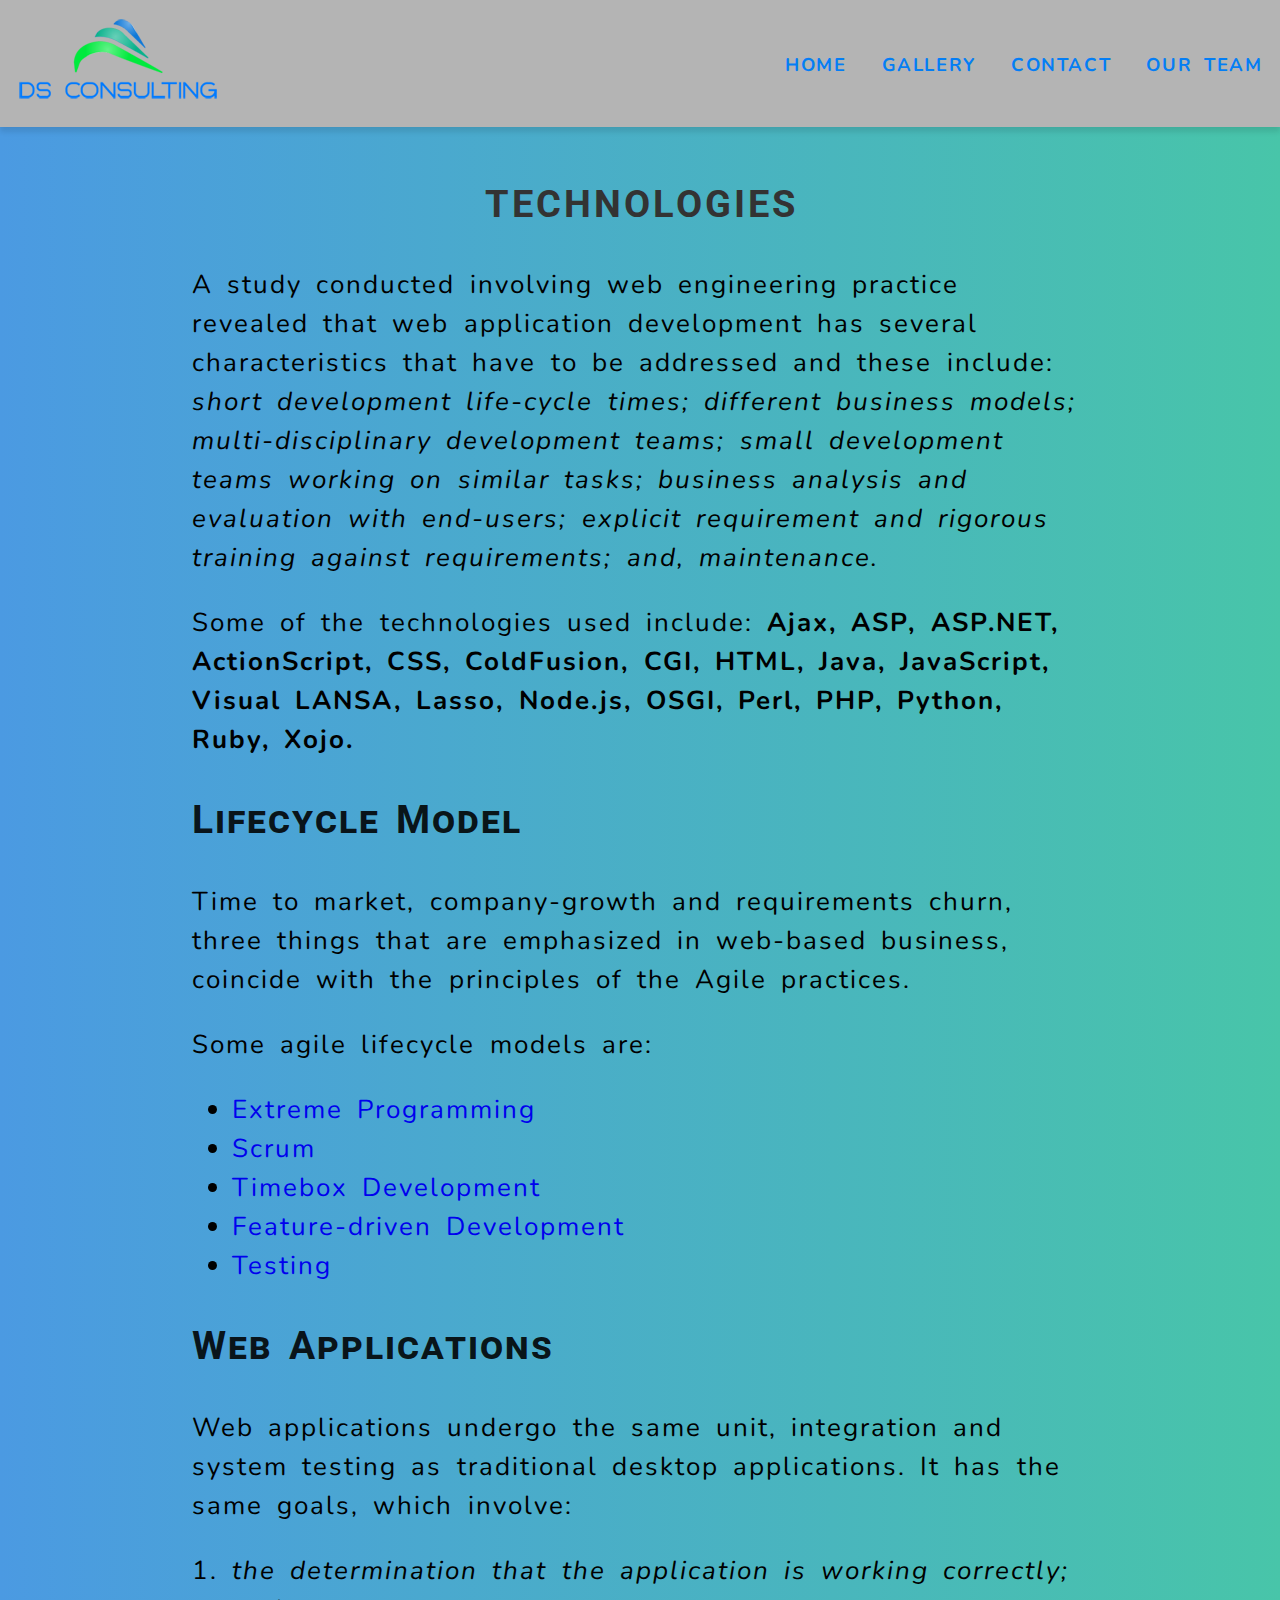
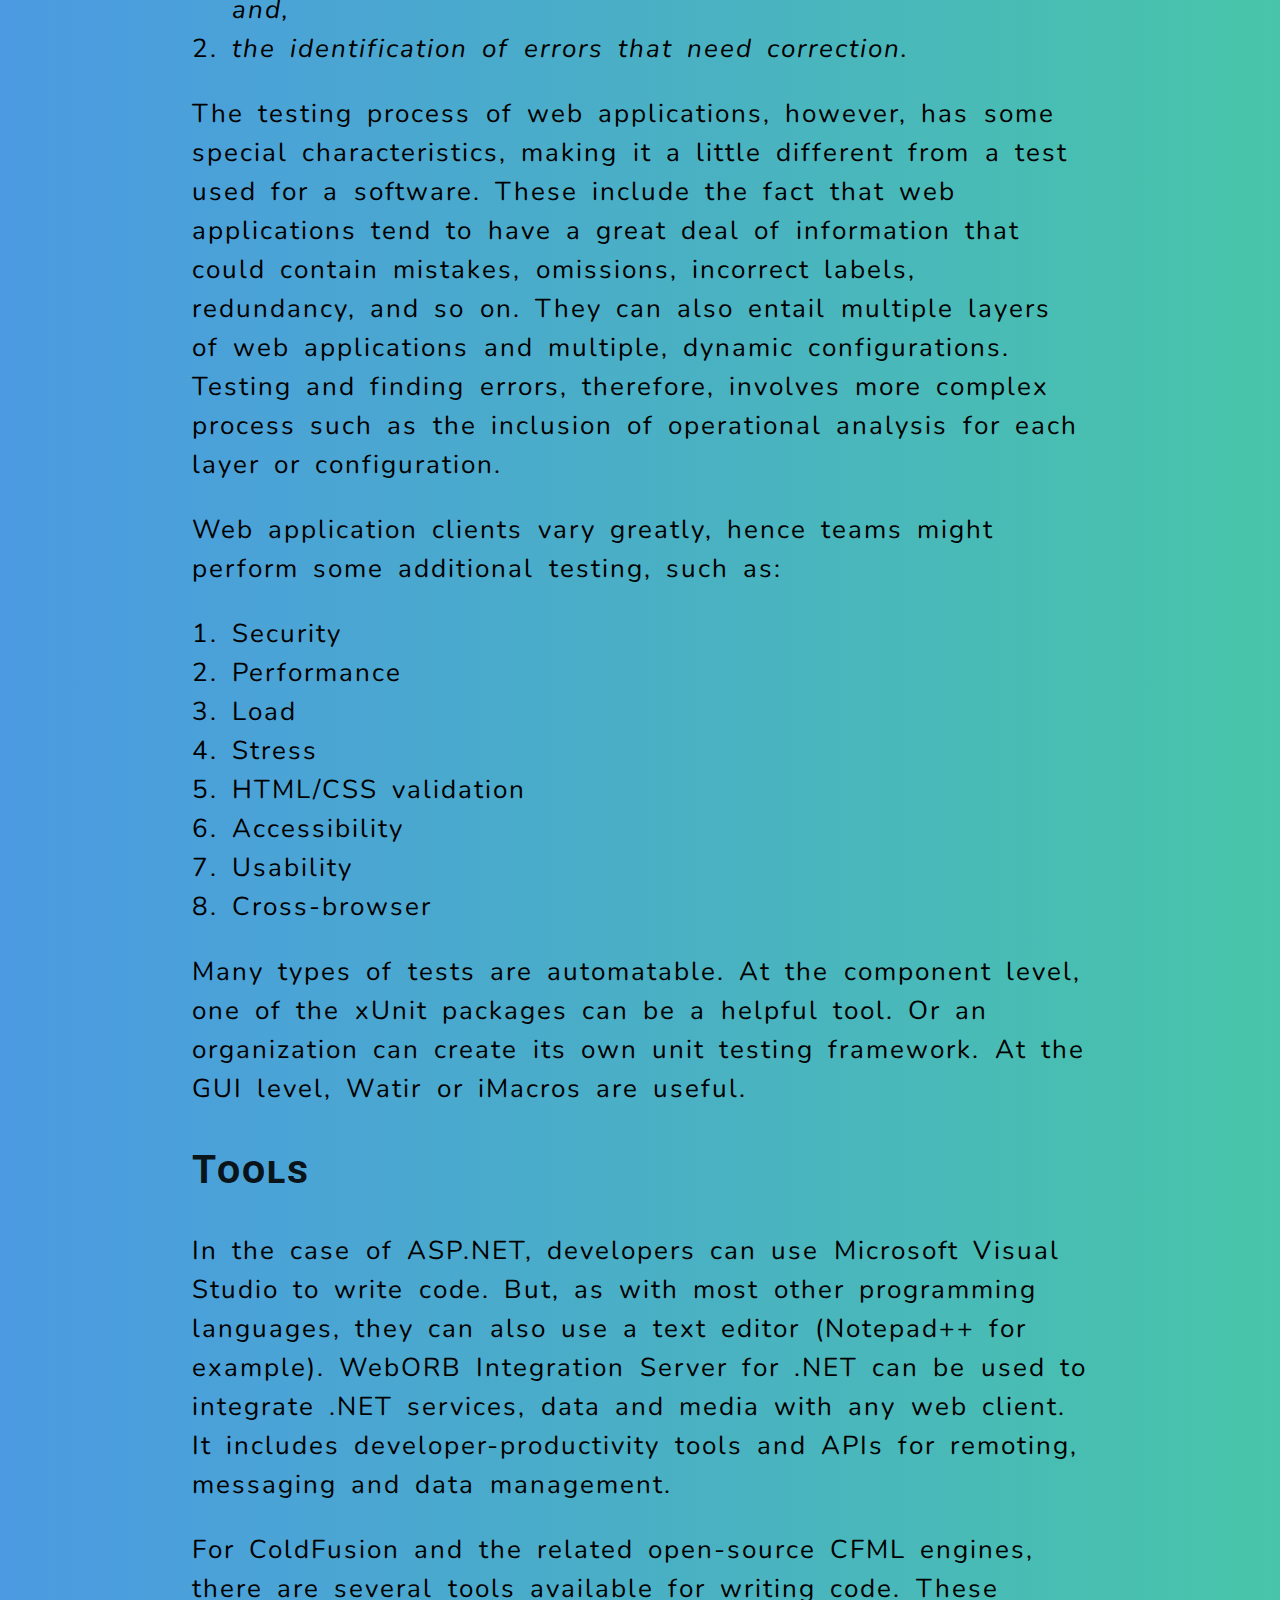
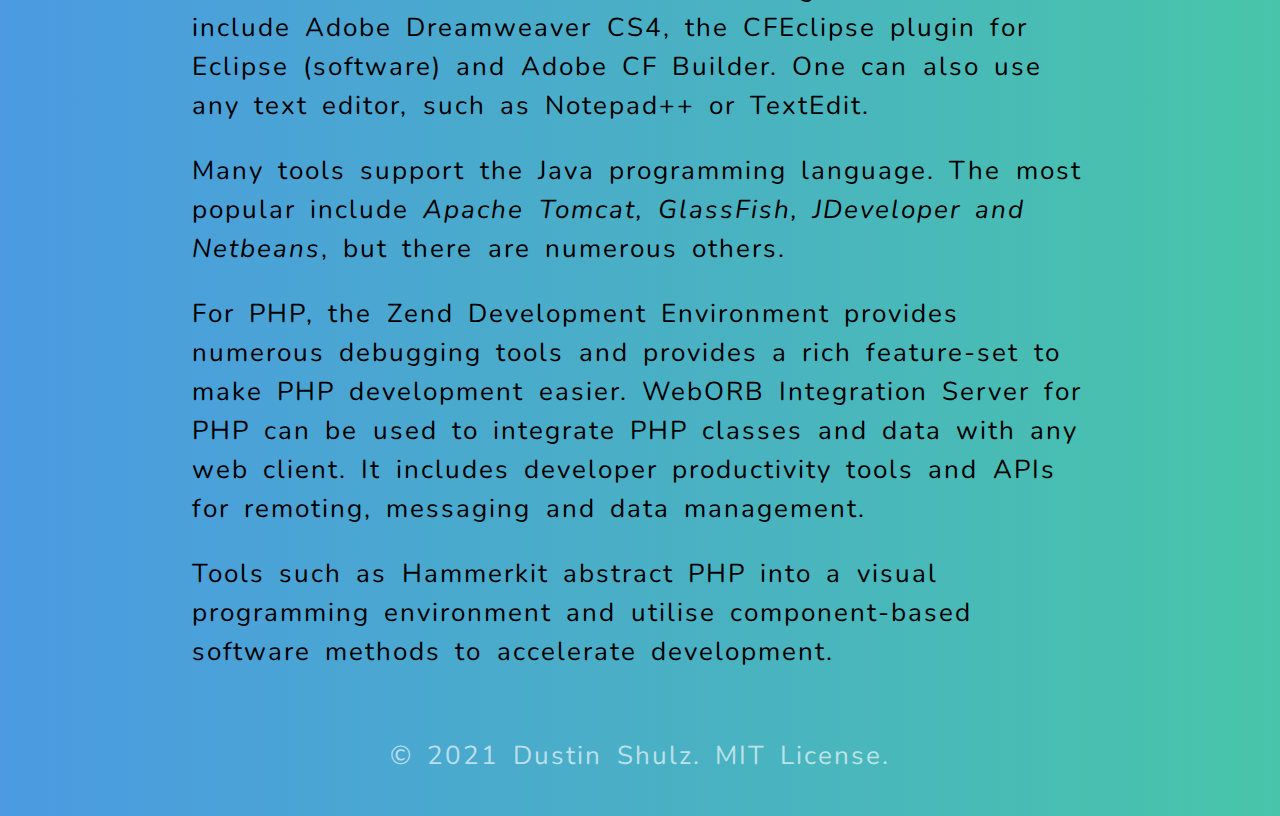
<file: index.html>
<!DOCTYPE html>
<html lang="en">
<head>
  <meta charset="UTF-8">
  <meta name="viewport" content="width=device-width, initial-scale=1.0">
  <link rel="preconnect" href="https://fonts.gstatic.com">
  <link rel="stylesheet" href="css/styles.css">
  <link href="css/all.css" rel="stylesheet">
  <title>DS Consulting - Integrity Personified.</title>
</head>
<body>
  <header>
    <nav>
      <ul class="fixednav">
        <li class="leftnav"><a href="index.html"><img src="images/ds_consulting.png" class="img-navbar-logo" alt="Navbar logo of DS Consulting" height="94" width="200"></a></li>
        <li class="rightnav"><a href="index.html">Home</a></li>
        <li class="rightnav"><a href="photo_gallery.html">Gallery</a></li>
        <li class="rightnav"><a href="contact.html">Contact</a></li>
        <li class="rightnav"><a href="our_team.html">Our Team</a></li>
      </ul>  
    </nav>
  </header>

  <main>
    <h1 class="heading">Technologies</h1>
    <p>A study conducted involving web engineering practice revealed that web application development has several characteristics that have to be addressed and these include: <i>short development life-cycle times; different business models; multi-disciplinary development teams; small development teams working on similar tasks; business analysis and evaluation with end-users; explicit requirement and rigorous training against requirements; and, maintenance.</i></p>
    <p>Some of the technologies used include: <strong>Ajax, ASP, ASP.NET, ActionScript, CSS, ColdFusion, CGI, HTML, Java, JavaScript, Visual LANSA, Lasso, Node.js, OSGI, Perl, PHP, Python, Ruby, Xojo.</strong></p>

    <h2>Lifecycle Model</h2>

    <p>Time to market, company-growth and requirements churn, three things that are emphasized in web-based business, coincide with the principles of the Agile practices.</p>

    <p>Some agile lifecycle models are:</p>
      <ul>
        <li><a href="https://en.wikipedia.org/wiki/Extreme_programming" target="_blank">Extreme Programming</a></li>
        <li><a href="https://en.wikipedia.org/wiki/Scrum_(software_development)" target="_blank">Scrum</a></li>
        <li><a href="https://en.wikipedia.org/wiki/Timeboxing" target="_blank">Timebox Development</a></li>
        <li><a href="https://en.wikipedia.org/wiki/Feature-driven_development" target="_blank">Feature-driven Development</a></li>
        <li><a href="https://en.wikipedia.org/wiki/Software_testing" target="_blank">Testing</a></li>
      </ul>

    <h2>Web Applications</h2>

    <p>Web applications undergo the same unit, integration and system testing as traditional desktop applications. It has the same goals, which involve: 
      <ol>
        <li><em>the determination that the application is working correctly; and,</em></li>
        <li><em>the identification of errors that need correction.</em></li>
      </ol>

    <p>The testing process of web applications, however, has some special characteristics, making it a little different from a test used for a software. These include the fact that web applications tend to have a great deal of information that could contain mistakes, omissions, incorrect labels, redundancy, and so on. They can also entail multiple layers of web applications and multiple, dynamic configurations. Testing and finding errors, therefore, involves more complex process such as the inclusion of operational analysis for each layer or configuration.</p>

    <p>Web application clients vary greatly, hence teams might perform some additional testing, such as: 
      <ol>
        <li>Security</li>
        <li>Performance</li>
        <li>Load</li>
        <li>Stress</li>
        <li>HTML/CSS validation</li>
        <li>Accessibility</li>
        <li>Usability</li>
        <li>Cross-browser</li>
      </ol>

    <p>Many types of tests are automatable. At the component level, one of the xUnit packages can be a helpful tool. Or an organization can create its own unit testing framework. At the GUI level, Watir or iMacros are useful.</p>

    <h2>Tools</h2>

    <p>In the case of ASP.NET, developers can use Microsoft Visual Studio to write code. But, as with most other programming languages, they can also use a text editor (Notepad++ for example). WebORB Integration Server for .NET can be used to integrate .NET services, data and media with any web client. It includes developer-productivity tools and APIs for remoting, messaging and data management.</p>
    
    <p>For ColdFusion and the related open-source CFML engines, there are several tools available for writing code. These include Adobe Dreamweaver CS4, the CFEclipse plugin for Eclipse (software) and Adobe CF Builder. One can also use any text editor, such as Notepad++ or TextEdit.</p>

    <p>Many tools support the Java programming language. The most popular include <i>Apache Tomcat, GlassFish, JDeveloper and Netbeans</i>, but there are numerous others.</p>

    <p>For PHP, the Zend Development Environment provides numerous debugging tools and provides a rich feature-set to make PHP development easier. WebORB Integration Server for PHP can be used to integrate PHP classes and data with any web client. It includes developer productivity tools and APIs for remoting, messaging and data management.</p>

    <p>Tools such as Hammerkit abstract PHP into a visual programming environment and utilise component-based software methods to accelerate development.</p><br>

  </main>

  <footer>
    &#169; 2021 Dustin Shulz. MIT License.
  </footer>
</body>
</html>
</file>
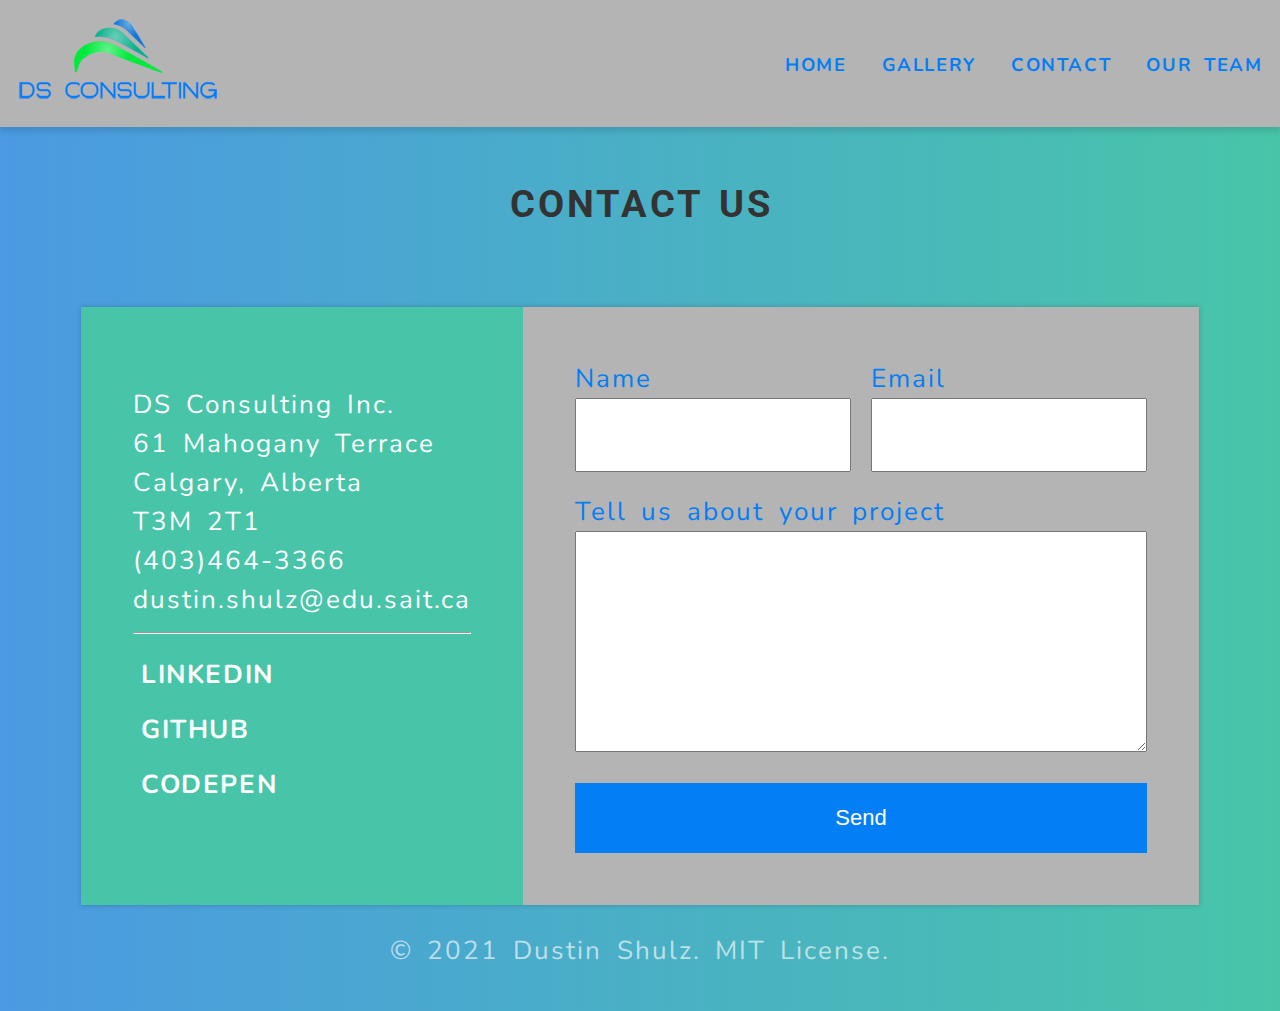
<file: contact.html>
<!DOCTYPE html>
<html lang="en">
<head>
  <meta charset="UTF-8">
  <meta name="viewport" content="width=device-width, initial-scale=1.0">
  <link rel="preconnect" href="https://fonts.gstatic.com">
  <link rel="stylesheet" href="css/styles.css">
  <link href="css/all.css" rel="stylesheet">
  <title>DS Consulting - Integrity Personified.</title>
</head>
<body>
  <header>
    <nav>
      <ul class="fixednav">
        <li class="leftnav"><a href="index.html"><img src="images/ds_consulting.png" class="img-navbar-logo" alt="Navbar logo of DS Consulting" height="94" width="200"></a></li>
        <li class="rightnav"><a href="index.html">Home</a></li>
        <li class="rightnav"><a href="photo_gallery.html">Gallery</a></li>
        <li class="rightnav"><a href="contact.html">Contact</a></li>
        <li class="rightnav"><a href="our_team.html">Our Team</a></li>
      </ul>  
    </nav>
  </header>

  <section>
    <h1 class="heading">Contact Us</h1>
      <div class="contain">
        <div class="wrapper">
          <div class="contacts">
            <ul class="contact_form_ul">
              <li>DS Consulting Inc.</li>
              <li>61 Mahogany Terrace</li>
                <li>Calgary, Alberta</li>
                <li>T3M 2T1</li>
              <li>(403)464-3366</li>
              <li>dustin.shulz@edu.sait.ca</li>
              <hr>
              <li><a class="contact_link" target="_blank" href="https://www.linkedin.com/in/dustinshulz/">LinkedIn</a></li>
              <li><a class="contact_link" target="_blank" href="https://github.com/cowtowndusty">GitHub</a></li>
              <li><a class="contact_link" target="_blank" href="https://codepen.io/cowtowndusty">CodePen</a></li>
            </ul>
          </div>
      
          <div class="form">
            <form action="">
              <p>
                <label for="">Name</label>
                <input type="text">
              </p>
              <p>
                <label for="">Email</label>
                <input type="text">
              </p>
              <p class="full-width">
                <label for="">Tell us about your project</label>
                <textarea name="" id="" cols="30" rows="7"></textarea>
              </p>
              <p class="full-width">
                <button>Send</button>
              </p>
            </form>
          </div>
        </div>
      </div>
    </section>
  

    <footer>
      &#169; 2021 Dustin Shulz. MIT License.
    </footer>
  </body>
  </html>
</file>
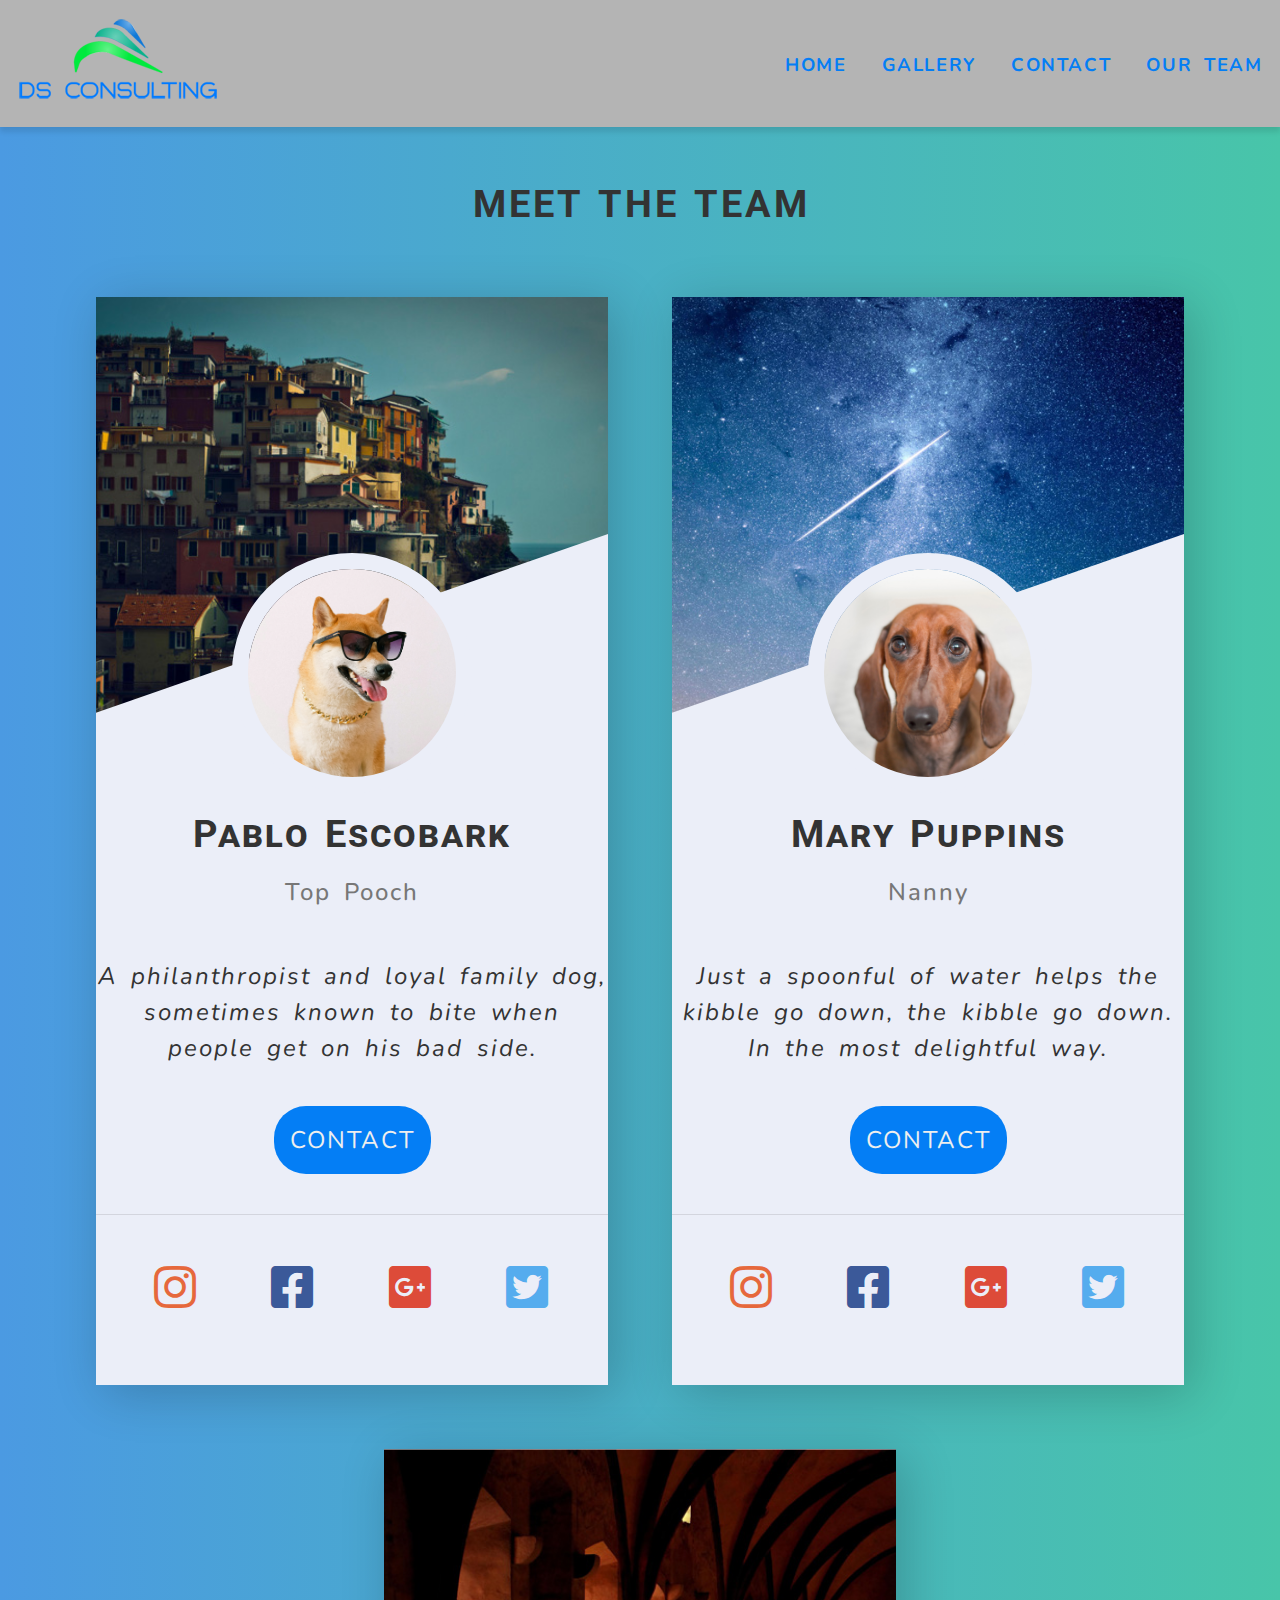
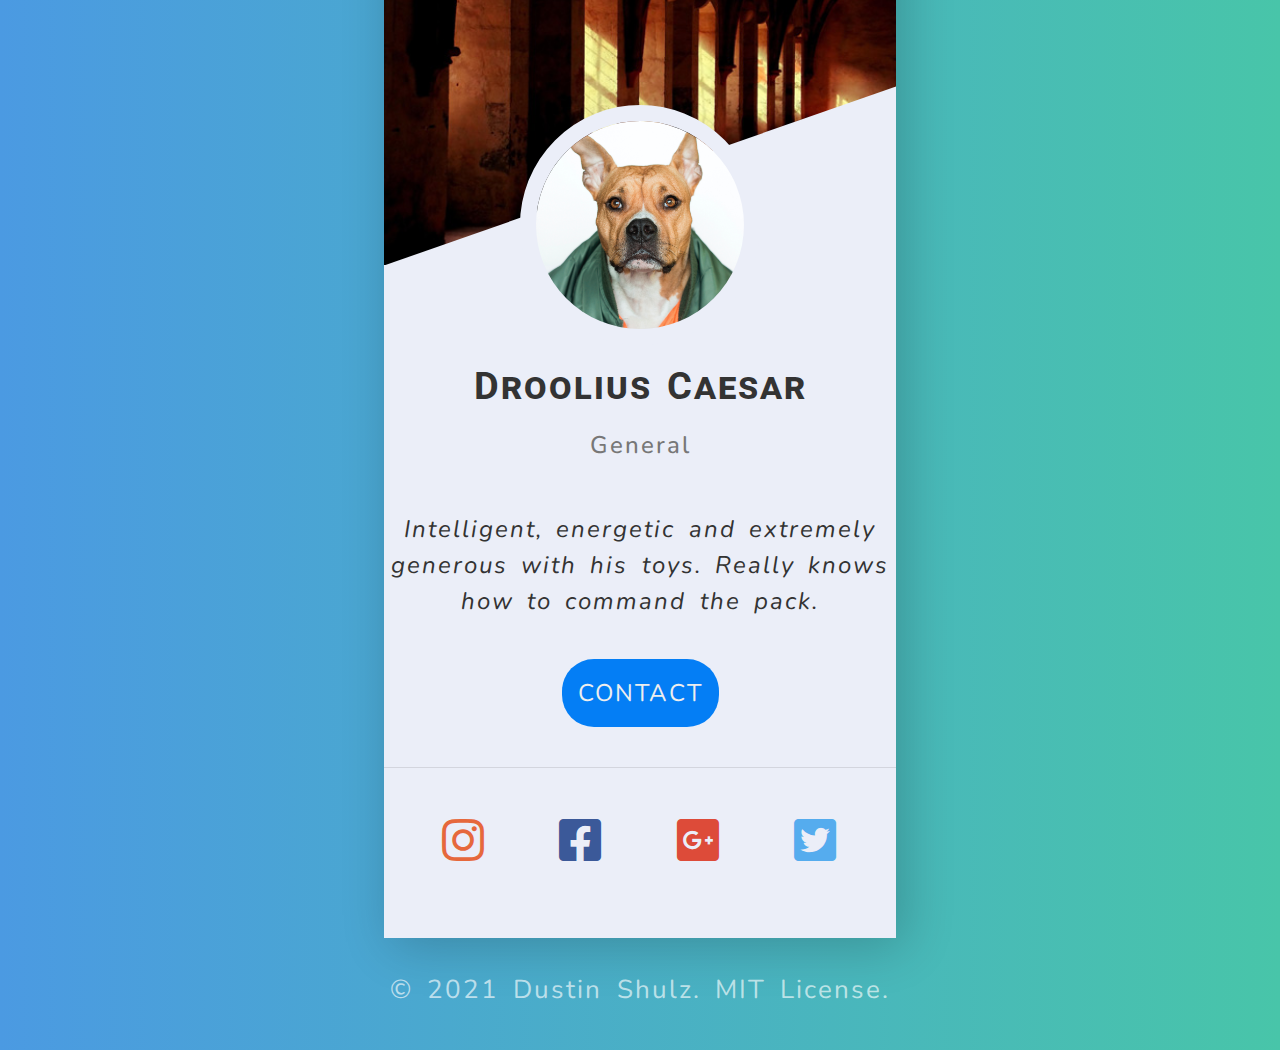
<file: our_team.html>
<!DOCTYPE html>
<html lang="en">
<head>
  <meta charset="UTF-8">
  <meta name="viewport" content="width=device-width, initial-scale=1.0">
  <link rel="preconnect" href="https://fonts.gstatic.com">
  <link rel="stylesheet" href="css/styles.css">
  <link href="css/all.css" rel="stylesheet">
  <title>DS Consulting - Integrity Personified.</title>
</head>
<body>
  <header>
    <nav>
      <ul class="fixednav">
        <li class="leftnav"><a href="index.html"><img src="images/ds_consulting.png" class="img-navbar-logo" alt="Navbar logo of DS Consulting" height="94" width="200"></a></li>
        <li class="rightnav"><a href="index.html">Home</a></li>
        <li class="rightnav"><a href="photo_gallery.html">Gallery</a></li>
        <li class="rightnav"><a href="contact.html">Contact</a></li>
        <li class="rightnav"><a href="our_team.html">Our Team</a></li>
      </ul>  
    </nav>
  </header>

  <section>
    <div class="container">
      <h1 class="heading">Meet The Team</h1>
        <div class="card-wrapper">
          <div class="card">
            <img src="images/card-bg.jpg" alt="card background" class="card-img">
            <img src="images/shades-doggy.jpg" alt="profile image" class="profile-img">
            <h3>Pablo Escobark</h3>
            <p class="job-title">Top Pooch</p>
            <p class="about">
              A philanthropist and loyal family dog, sometimes known to bite when people get on his bad side.
            </p>
            <a href="#" class="btn">Contact</a>
            <ul class="social-media">
              <li><a href="#"><i class="fab fa-instagram"></i></a></li>
              <li><a href="#"><i class="fab fa-facebook-square"></i></a></li>
              <li><a href="#"><i class="fab fa-google-plus-square"></i></a></li>
              <li><a href="#"><i class="fab fa-twitter-square"></i></a></li>
            </ul>
          </div>
          <div class="card">
            <img src="images/card-bg-2.jpg" alt="card background" class="card-img">
            <img src="images/droopy-ears-doggy.jpg" alt="profile image" class="profile-img">
            <h3>Mary Puppins</h3>
            <p class="job-title">Nanny</p>
            <p class="about">
              Just a spoonful of water helps the kibble go down, the kibble go down. In the most delightful way.
            </p>
            <a href="#" class="btn">Contact</a>
            <ul class="social-media">
              <li><a href="#"><i class="fab fa-instagram"></i></a></li>
              <li><a href="#"><i class="fab fa-facebook-square"></i></a></li>
              <li><a href="#"><i class="fab fa-google-plus-square"></i></a></li>
              <li><a href="#"><i class="fab fa-twitter-square"></i></a></li>
            </ul>
          </div>
          <div class="card">
            <img src="images/card-bg-3.jpg" alt="card background" class="card-img">
            <img src="images/jacket-doggy.jpg" alt="profile image" class="profile-img">
            <h3>Droolius Caesar</h3>
            <p class="job-title">General</p>
            <p class="about">
              Intelligent, energetic and extremely generous with his toys. Really knows how to command the pack. 
            </p>
            <a href="#" class="btn">Contact</a>
            <ul class="social-media">
              <li><a href="#"><i class="fab fa-instagram"></i></a></li>
              <li><a href="#"><i class="fab fa-facebook-square"></i></a></li>
              <li><a href="#"><i class="fab fa-google-plus-square"></i></a></li>
              <li><a href="#"><i class="fab fa-twitter-square"></i></a></li>
            </ul>
          </div>
        </div>
      </div>
  </section>
  
  
  <footer>
    &#169; 2021 Dustin Shulz. MIT License.
  </footer>
</body>
</html>
</file>
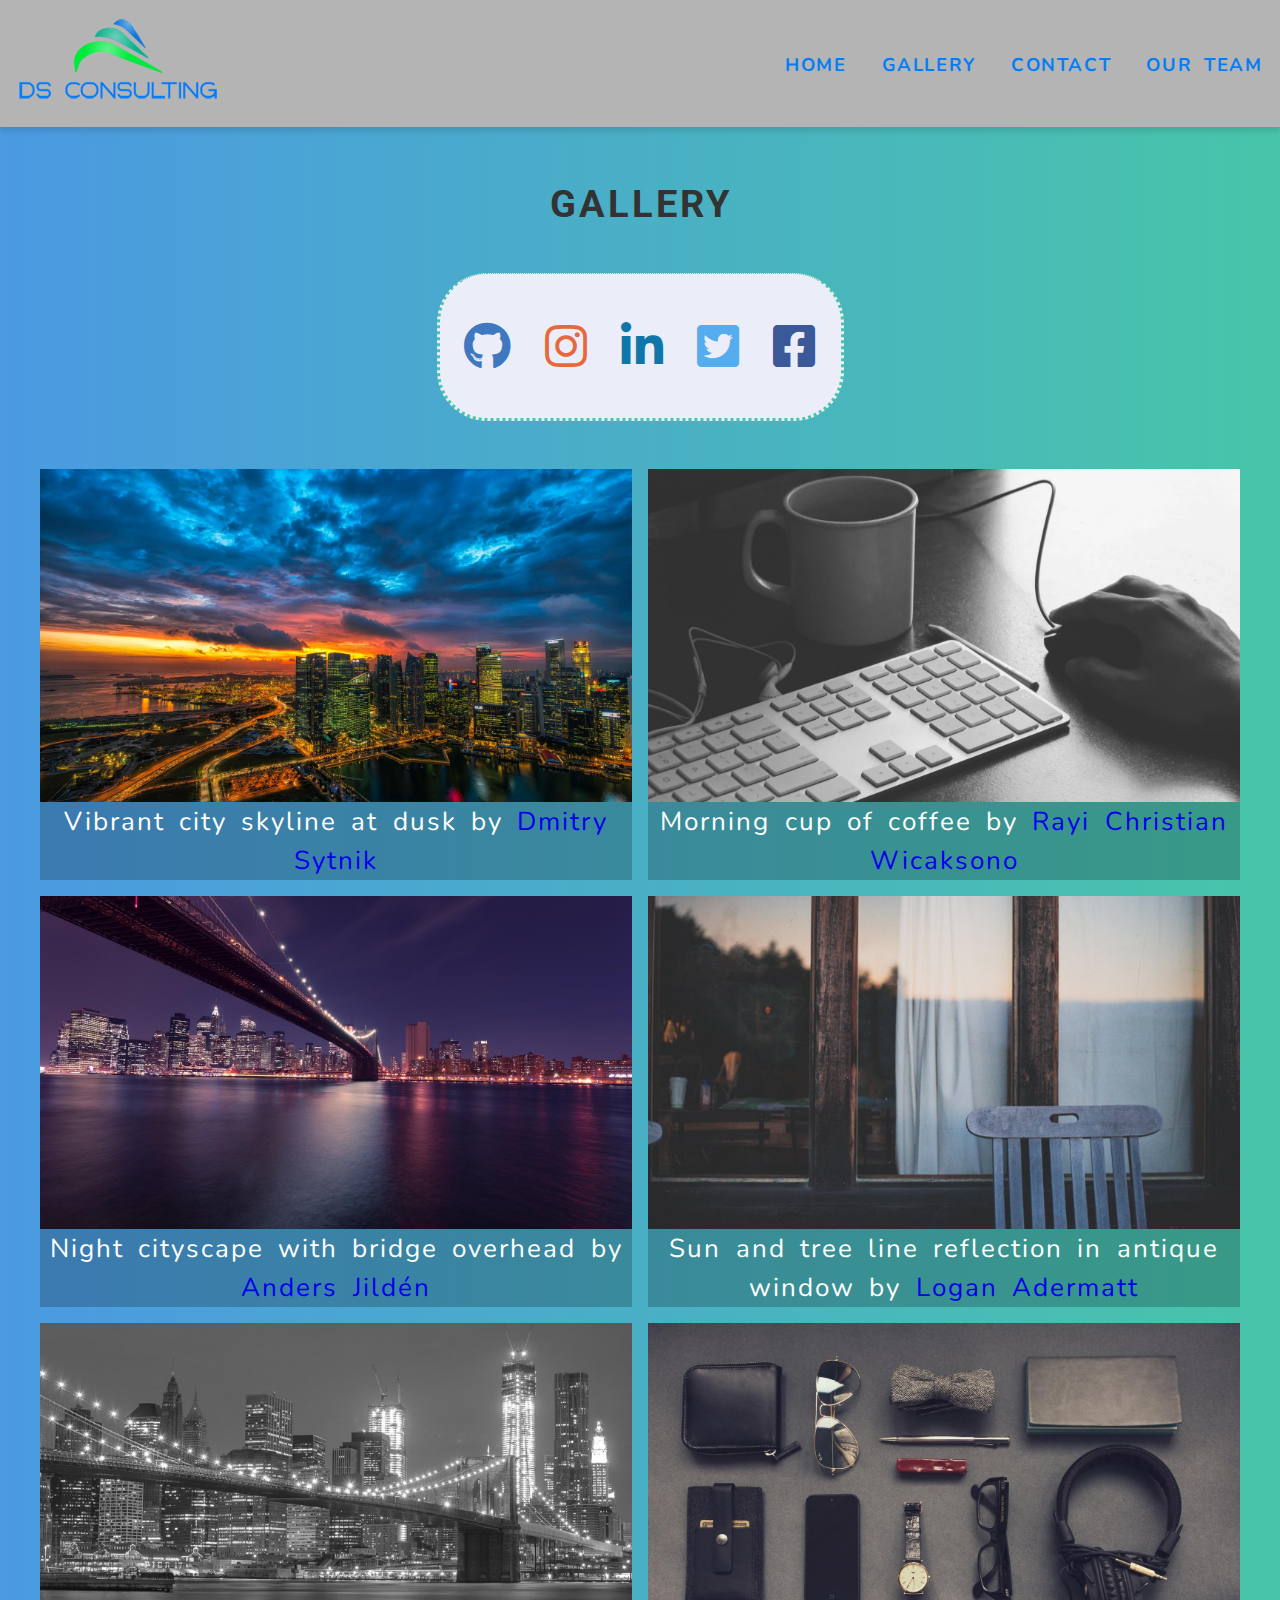
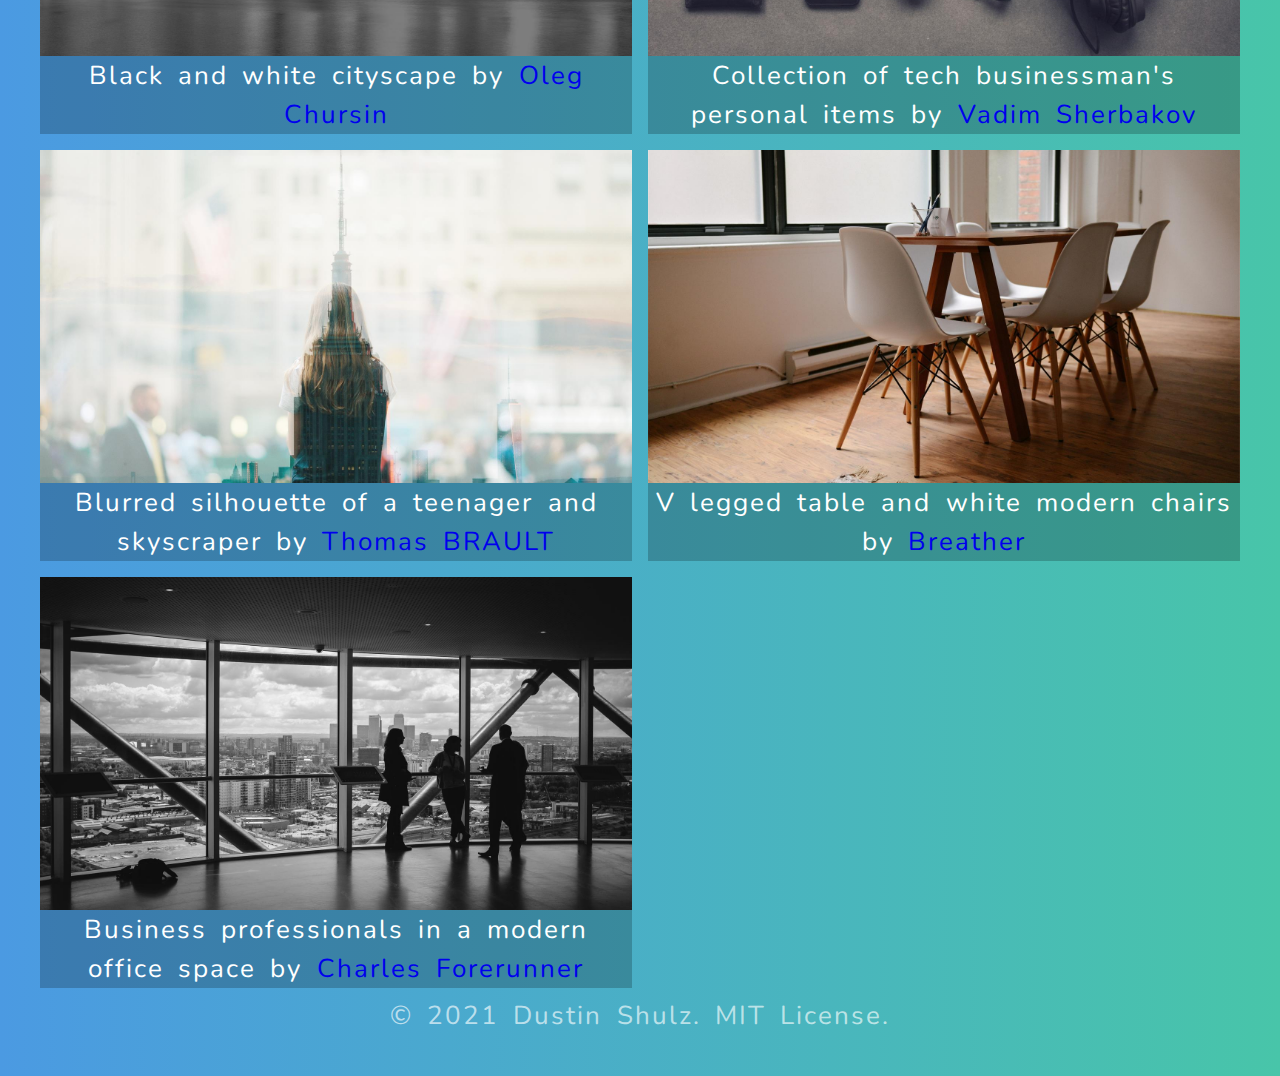
<file: photo_gallery.html>
<!DOCTYPE html>
<html lang="en">
<head>
  <meta charset="UTF-8">
  <meta name="viewport" content="width=device-width, initial-scale=1.0">
  <link rel="preconnect" href="https://fonts.gstatic.com">
  <link rel="stylesheet" href="css/styles.css">
  <link href="css/all.css" rel="stylesheet">
  <title>DS Consulting - Integrity Personified.</title>
</head>
<body>
  <header>
    <nav>
      <ul class="fixednav">
        <li class="leftnav"><a href="index.html"><img src="images/ds_consulting.png" class="img-navbar-logo" alt="Navbar logo of DS Consulting" height="94" width="200"></a></li>
        <li class="rightnav"><a href="index.html">Home</a></li>
        <li class="rightnav"><a href="photo_gallery.html">Gallery</a></li>
        <li class="rightnav"><a href="contact.html">Contact</a></li>
        <li class="rightnav"><a href="our_team.html">Our Team</a></li>
      </ul> 
    </nav>
  </header>

  <section>
    <h1 class="heading">Gallery</h1>
    <div class="social-media-gallery-container">
      <ul class="social-media social-media-gallery-list">
        <li><a href="https://github.com/cowtowndusty"><i class="fab fa-github"></i></a></li>
        <li><a href="https://www.instagram.com/cowtowndusty/"><i class="fab fa-instagram"></i></a></li>
        <li><a href="https://www.linkedin.com/in/dustinshulz/"><i class="fab fa-linkedin-in"></i></a></li>
        <li><a href="https://twitter.com/nytimes"><i class="fab fa-twitter-square"></i></a></li>
        <li><a href="https://www.facebook.com/dustin.shulz/"><i class="fab fa-facebook-square"></i></a></li>
      </ul>
    </div>
      <div class="container_photo_g">
        <div class="cell cell-1"><figure><img class="gallery_img" src="images/857-1600x900.jpg" alt="A vibrant city skyline at dusk with dark rainclouds overhead, lights on in the office buildings and a motion blur effect applied to the roadways."><figcaption>Vibrant city skyline at dusk by <a href="https://unsplash.com/photos/bW2vHKCxbx4">Dmitry Sytnik</a></figcaption></figure></div>

        <div class="cell cell-2"><figure><img class="gallery_img" src="images/366-1600x900.jpg" alt="A coffee cup, ear buds, keyboard, stylus on a table with a man's hand holding a wired mouse."><figcaption>Morning cup of coffee by <a href="https://unsplash.com/photos/6PF6DaiWz48">Rayi Christian Wicaksono</a></figcaption></figure></div>

        <div class="cell cell-3"><figure><img class="gallery_img" src="images/249-1600x900.jpg" alt="A night scene overlooking a bridge and cityscape from water level perspective."><figcaption>Night cityscape with bridge overhead by <a href="https://unsplash.com/photos/nrLtvA05jk8">Anders Jildén</a></figcaption></figure></div>

        <div class="cell cell-4"><figure><img class="gallery_img" src="images/311-1600x900.jpg" alt="Perspective is from outside and you can see a chair, sun and tree line reflection in the antique window, inside the home curtains, more chairs and what appears to be a starbucks coffee cup and tums antacid tablets on a table."><figcaption>Sun and tree line reflection in antique window by <a href="https://unsplash.com/photos/VkF8pVVoFg0">Logan Adermatt</a></figcaption></figure></div>

        <div class="cell cell-5"><figure><img class="gallery_img" src="images/43-1600x900.jpg" alt="A black and white cityscape with lights lit on every building, a boat is travelling underneath a bridge."><figcaption>Black and white cityscape by <a href="https://unsplash.com/photos/IoCWq07GaG4">Oleg Chursin</a></figcaption></figure></div>

        <div class="cell cell-6"><figure><img class="gallery_img" src="images/26-1600x900.jpg" alt="A coin purse, aviator sunglasses, grey bow tie, silver pen, red tie clip, grey notebook, black leather wallet with money clip, black iphone, leather wrist band, black thick rimmed glasses, studio headphones on a grey felt table."><figcaption>Collection of tech businessman's personal items by <a href="https://unsplash.com/photos/tCICLJ5ktBE">Vadim Sherbakov</a></figcaption></figure></div>

        <div class="cell cell-7"><figure><img class="gallery_img" src="images/760-1600x900.jpg" alt="A blurred silhouette of a blonde haired teenage girl with her back turned in front of a blurred skyscraper and a man to the left with a yellow tie."><figcaption>Blurred silhouette of a teenager and skyscraper by <a href="https://unsplash.com/photos/BnYkT95oHHg">Thomas BRAULT</a></figcaption></figure></div>

        <div class="cell cell-8"><figure><img class="gallery_img" src="images/625-1600x900.jpg" alt="Inside a commercial building with wood floors, electric baseboard heaters, three windows in the back with a v legged table and five wood legged white plastic topped modern chairs."><figcaption>V legged table and white modern chairs by <a href="https://unsplash.com/photos/DEdM9Vs6s8w">Breather</a></figcaption></figure></div>

        <div class="cell cell-9"><figure><img class="gallery_img" src="images/378-1600x900.jpg" alt="Perspective from inside a modern office space located and shown in black and white with two female and one male business professional overlooking an urban core."><figcaption>Business professionals in a modern office space by <a href="https://unsplash.com/photos/3fPXt37X6UQ">Charles Forerunner</a></figcaption></figure></div> 
    </div>
  </section>
    
  <footer>
    &#169; 2021 Dustin Shulz. MIT License.
  </footer>
</body>
</html>
</file>
<file: css/styles.css>
/* Fonts */

@import url('https://fonts.googleapis.com/css2?family=Nunito:wght@400;700&family=Roboto:wght@400;700&display=swap');

body {
	font-family: 'Nunito', Verdana, Geneva, Sans-Serif;
	font-size: clamp(14px, 3vw, 26px);
	word-spacing: 0.325rem;
	line-height: 1.5;
	font-weight: 400;
	letter-spacing: 0.125rem;
  initial-letter: 3;
  margin: auto;

  background-image: linear-gradient(.25turn, #4B9AE2, 50%, #48C5A9);
  overflow-x: hidden;
  margin: 0;
  padding: 0;
}

h1, h2, h3, h4, h5, h6 {
	font-family: 'Roboto', MS Sans Serif, Geneva, Sans-Serif;
	font-weight: 700;
	word-spacing: 0.25rem;
	color: rgba(0, 0, 0, 0.89);
  font-variant: small-caps;
}

main {
margin-left: 15%;
margin-right: 15%;
}

h3 {
	margin-top: 5rem;
	color: black;
	margin: 0;
}

/* Navbar */

.fixednav {
  display: flex;
  flex-direction: row;
  align-items: center;
  justify-content: center;
  z-index: 999;
  width: 100%;
  background-color: rgb(180, 180, 180);
  box-shadow: 0 5px 5px rgba(0,0,0,.1);
  margin: 0;
  padding: 0;
}



.fixednav li {
  list-style-type: none;  
}

.leftnav {
  flex-grow: 1;
  flex-shrink: 1;
  margin-left: .5em;
  margin-right: .5em;
  margin-top: .5em;
}

.rightnav {
  margin: .5em;
}

.fixednav a {
  display: flex;
	text-transform: uppercase;
	letter-spacing: 0.1rem;
	color: #047EF5;
	text-decoration: none;
	font-size: clamp(0.5rem, .5vw + .75rem, 1.8rem);
  font-weight: 700;
  display: inline-block;
	padding: .25em;
  border-radius: 25px;
  
}

a:hover {
	color: #21ED55;
	/* background-color: #047cf53f; */
}

a {
  padding: 0em;
  border-radius: 15px;
}

/* Navbar Logo*/

.img-navbar-logo {
  display: flex;
  flex-shrink: 1;
  flex-grow: 1;
  width: 100%;
  height: auto;
}

/* image gallery & grid settings */

.img_photo_g {
  max-height: 100%;
  min-width: 100%;
  object-fit: cover;
  vertical-align: bottom;
}

.container_photo_g {
	 margin-top: 2rem;
	 margin-bottom: 0rem;
	 margin-left: 2rem;
	 margin-right: 2rem;
	 display: grid;
	 grid-template-columns: repeat(auto-fit, minmax(500px, 1fr));
}

.cell {
  color: white;
  text-align: center;
	padding: .5rem;
}

.gallery_img {
max-width: 100%;
max-height: 100%;
}

.contain {
  max-width: 1170px;
  margin-left: auto;
  margin-right: auto;
	padding: 1em;
	margin-top: 3rem;
}

/* contact form settings (grid) */

input:focus,
textarea:focus {
  outline: 3px solid #21ED55;
}

input, textarea, button {
  width: 100%;
	border: 1px solid 047EF5;
}

.wrapper {
  box-shadow: 0 0 5px 0 rgba(0, 0, 0, 0.2);
}

.wrapper > * {
  padding: 1em;
}

@media (min-width: 700px) {
  .wrapper {
    display: grid;
    grid-template-columns: 1fr 2fr;
  }

  .wrapper > * {
    padding: 2em 2em;
  } 
}

.contact_form_ul {
  list-style: none;
  padding: 0;
}

.contacts {
  background: #48C5A9;
  color: white;
}

.form {
	background: rgb(180, 180, 180);
	color: #047EF5;
}

form {
  display: grid;
  grid-template-columns: 1fr 1fr;
	gap: 20px;
}

form label {
  display: block;
}

form p {
  margin: 0;
}

.full-width {
  grid-column: 1 / 3;
}

button, input, textarea {
	padding: 1em;
	font-size: clamp(10px, 3vw, 22px);
}

button {
  background: #047EF5;
  width: 100%;
	border: 0;
	color: white;
}

button:hover, button:focus {
  background: #21ED55;
  outline: 0;
}

.register_button {
  width: 14ch;
  text-transform: uppercase;
  text-align: center;
	letter-spacing: 0.1rem;
  text-decoration: none;
  font-size: 20px;
	font-size: clamp(0.75rem, .75vw + .75rem, 2rem);
  font-weight: 700;
  border-radius: 25px;
  background: #047EF5;
  color: white;
  margin-left: 1rem;

}

.contact_link {
  text-transform: uppercase;
	letter-spacing: 0.1rem;
	color: white;
	text-decoration-style: dotted;
	font-size: clamp(14px, 3vw, 26px);
  font-weight: 700;
  display: inline-block;
  padding: .5rem;
  border-radius: 15px;
}

footer {
  text-align: center;
  color: rgba(255, 255, 255, 0.644);
  width: 100%;
  height: 5rem;
}

/* Our Team Cards */

a {
  text-decoration: none;
}

.section {
  padding: 10rem 0;
  background-color: #fff;
}

.heading {
  text-transform: uppercase;
  font-size: clamp(1.5rem, 3vw, 2.5rem);
  letter-spacing: 3px;
  margin-right: -3px;
  margin-bottom: 2rem;
  margin-top: 3rem;
  text-align: center;
  color: #333;
  position: relative;
}

/* .heading::after {
  content: "";
  width: 10rem;
  height: .8rem;
  background-color: #48C5A9;
  position: absolute;
  bottom: -2rem;
  left: 50%;
  transform: translateX(-50);
  border-radius: 2rem;
} */

.card-wrapper {
  display: flex;
  align-items: center;
  align-content: center;
  flex-direction: column;
}

.card {
  width: 32rem;
  background-color: #ebeef8;
  display: flex;
  flex-direction: column;
  align-items: center;
  justify-content: center;
  margin: 2 rem 0;
  box-shadow: .5rem .5rem 3rem rgba(0,0,0,0.2);
}

.card .card-img {
  width: 100%;
  height: 26rem;
  object-fit: cover;
  clip-path: polygon(0 0, 100% 0, 100% 57%, 0 100%);
}

.profile-img {
  width: 15rem;
  height: 15rem;
  object-fit: cover;
  border-radius: 50%;
  margin-top: -10rem;
  z-index: 999;
  border: 1rem solid #ebeef8; 
}

.card h3 {
  font-size: clamp(1.5rem, 3vw, 2.5rem);
  color: #333;
  margin: .75rem 0;
}

.job-title {
  color: #777;
  font-size: clamp(1rem, 3vw, 1.5rem);
  margin-top: 0;
  font-weight: 500;
}

.about {
  font-size: clamp(1rem, 3vw, 1.5rem);
  margin: 1.5rem 0;
  font-style: italic;
  text-align: center;
  color: #333;
}

.btn {
  padding: 1rem;
}

.card .btn {
  padding: 1rem 2,5rem;
  background-color: #047EF5;
  border-radius: 2rem;
  margin: 1rem;
  text-transform: uppercase;
  color: #eee;
  font-size: clamp(1rem, 3vw, 1.5rem);
  transition: all .5s;
}

.card .btn:hover {
  transform: translateY(-2px);
  box-shadow: .5rem .5rem 2rem rgba(0, 0, 0, .2);
}

.card .btn:active {
  transform: translateY(0);
  box-shadow: none;
}

.social-media {
  width: 100%;
  list-style: none;
  display: flex;
  justify-content: space-evenly;
  padding: 2rem 0;
  margin-top: 1.5rem;
  border-top: 1px solid rgba(0, 0, 0, .1);
}

i:hover {
  background-color: 
}

.social-media i {
  font-size: 3rem;
  transition: color .5s;
}

.fa-facebook-square {
  color: #3b5999;
}

.fa-twitter-square {
  color: #55acee;
}

.fa-instagram {
  color: #e6683c;
}

.fa-google-plus-square {
  color: #dd4b39;
}

.fa-linkedin-in {
  color: #0e76a8;
}

.fa-github {
  color: #4078c0;
}

.fa-facebook-square:hover, .fa-twitter-square:hover, .fa-instagram:hover, .fa-google-plus-square:hover, .fa-linkedin-in:hover, .fa-github:hover {
color: #48C5A9;
}

  .card-wrapper {
    flex-direction: row;
    flex-wrap: wrap;
    justify-content: center;
    align-items: center;
  }

  .card {
    margin: 2rem;
    transition: transform .5s;
  }

@keyframes fadeIn {
  from {
    opacity: 0;
  }
  to {
    opacity: 1;
  }
}
  .card:nth-child(1) {
    animation: fadeIn .5s .5s backwards;
  }

  .card:nth-child(2) {
    animation: fadeIn .5s 1s backwards;
  }

  .card:nth-child(3) {
    animation: fadeIn .5s 1.5s backwards;
  }

  .card:hover {
    transform: scale(1.025);
  }

  /* Photo gallery styling */

  .fab {
margin: 1rem;
  }

  .social-media-gallery-list {
    width: auto;
    border-radius: 50px;
    margin: .5rem;
    padding-left: .5rem;
    padding-right: .5rem;
    background-color: #ebeef8;
    flex-wrap: wrap;
    border-style: dotted;
    border-color: #48C5A9;
  }

  .social-media-gallery-container {
    display: flex;
    justify-content: center;
    margin: 0;
    border: 0;
  }

  figure {
    display: flex;
    flex-flow: column;
    margin: auto;
}

figcaption {
    background-color: #00000036;
    text-align: center;
    min-width: 15rem;
}


/* Media Queries */

/* @media (max-width: 56.2rem) {
  .img-navbar-logo {
    max-width: 12vw;
  }
} */

@media (max-width: 43.5rem) {
  .leftnav {
    display: none;
  }

  .container_photo_g {
    grid-template-columns: none;
    margin-top: .75rem;
    margin-bottom: 0rem;
    margin-left: .5rem;
    margin-right: .5rem;
 }

  .fixednav {
    flex-direction: column;
  }

  .about {
    margin: 1.5rem 1.5rem;
  }

  section {
    overflow-x:hidden
  } 

  .card {
    width: auto;
  }

}

/* Reset */
* {
	box-sizing: border-box;
}
</file>
